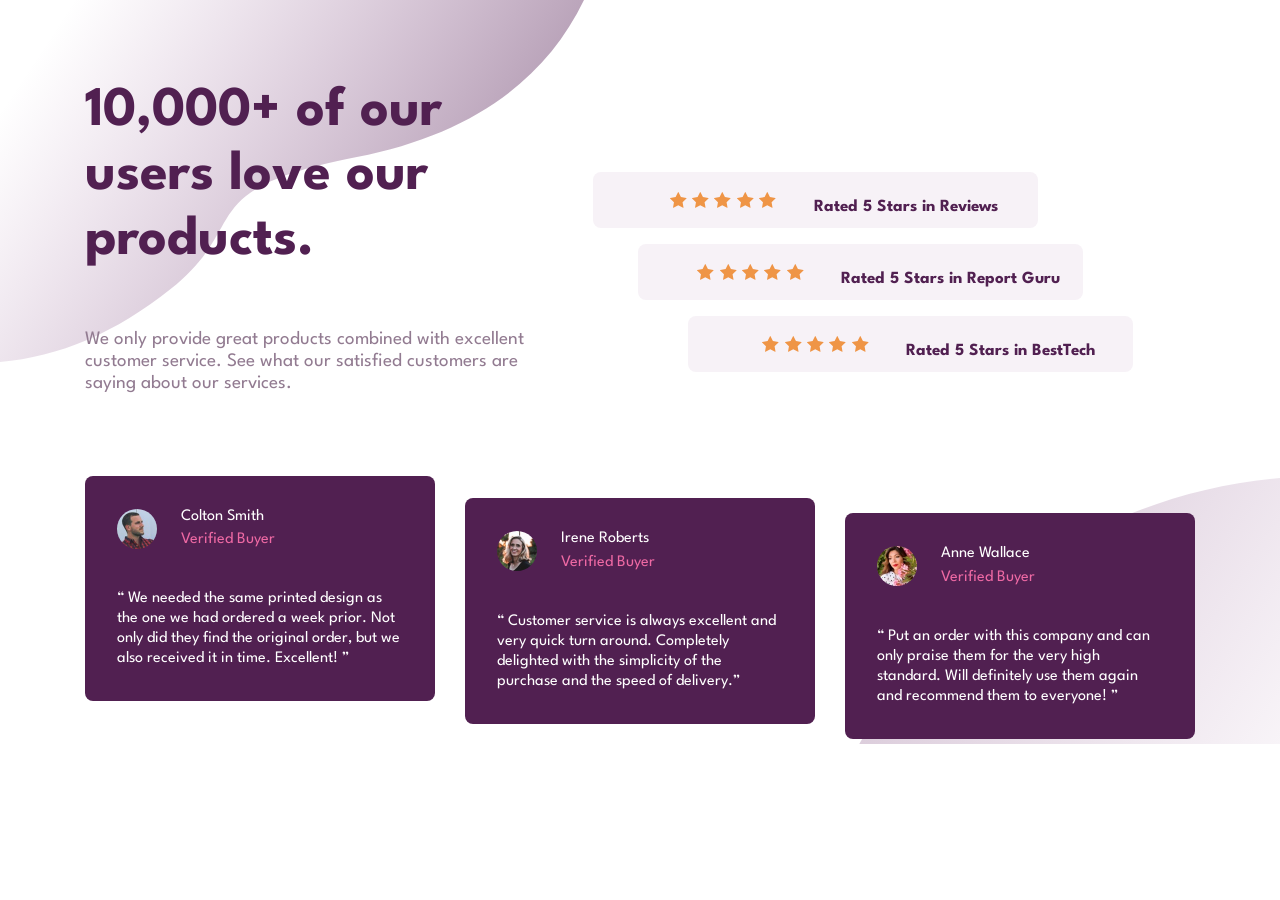
<file: docs/index.html>
<!DOCTYPE html><html lang="en"><head><meta charset="UTF-8"><link rel="icon" type="image/svg+xml" href="/vite.svg"><meta name="viewport" content="width=device-width,initial-scale=1"><link rel="preconnect" href="https://fonts.googleapis.com"><link rel="preconnect" href="https://fonts.gstatic.com" crossorigin><link href="https://fonts.googleapis.com/css2?family=League+Spartan:wght@400;500;700&display=swap" rel="stylesheet"><title>Práctica-flexbox2-responsive</title><link rel="stylesheet" href="./assets/index-6070491f.css"></head><body><header class="header"><div class="top-container"><div class="box"><h1 class="title">10,000+ of our users love our products.</h1><p class="text-introduction">We only provide great products combined with excellent customer service. See what our satisfied customers are saying about our services.</p></div><div class="valorations"><div class="stars first-star"><div class="images-stars"><img src="./assets/icon-star-a6346d87.svg" alt="star"> <img src="./assets/icon-star-a6346d87.svg" alt="star"> <img src="./assets/icon-star-a6346d87.svg" alt="star"> <img src="./assets/icon-star-a6346d87.svg" alt="star"> <img src="./assets/icon-star-a6346d87.svg" alt="star"></div><p class="text-valoration">Rated 5 Stars in Reviews</p></div><div class="stars second-star"><div class="images-stars"><img src="./assets/icon-star-a6346d87.svg" alt="star"> <img src="./assets/icon-star-a6346d87.svg" alt="star"> <img src="./assets/icon-star-a6346d87.svg" alt="star"> <img src="./assets/icon-star-a6346d87.svg" alt="star"> <img src="./assets/icon-star-a6346d87.svg" alt="star"></div><p class="text-valoration">Rated 5 Stars in Report Guru</p></div><div class="stars third-star"><div class="images-stars"><img src="./assets/icon-star-a6346d87.svg" alt="star"> <img src="./assets/icon-star-a6346d87.svg" alt="star"> <img src="./assets/icon-star-a6346d87.svg" alt="star"> <img src="./assets/icon-star-a6346d87.svg" alt="star"> <img src="./assets/icon-star-a6346d87.svg" alt="star"></div><p class="text-valoration">Rated 5 Stars in BestTech</p></div></div></div></header><main class="main"><div class="card-container"><div class="card card-colton"><div class="info-colton"><img class="image-profile" src="[data-uri]" alt="colton"><div class="profile-colton"><p class="name">Colton Smith</p><p class="verified-buyer">Verified Buyer</p></div></div><p class="text">“ We needed the same printed design as the one we had ordered a week prior. Not only did they find the original order, but we also received it in time. Excellent! ”</p></div><div class="card card-irene"><div class="info-colton"><img class="image-profile" src="[data-uri]" alt="irene"><div class="profile-colton"><p class="name">Irene Roberts</p><p class="verified-buyer">Verified Buyer</p></div></div><p class="text">“ Customer service is always excellent and very quick turn around. Completely delighted with the simplicity of the purchase and the speed of delivery.”</p></div><div class="card card-anne"><div class="info-colton"><img class="image-profile" src="[data-uri]" alt="anne"><div class="profile-colton"><p class="name">Anne Wallace</p><p class="verified-buyer">Verified Buyer</p></div></div><p class="text">“ Put an order with this company and can only praise them for the very high standard. Will definitely use them again and recommend them to everyone! ”</p></div></div></main></body></html>
</file>
<file: docs/assets/index-6070491f.css>
html{-webkit-text-size-adjust:100%;line-height:1.15}body{margin:0}main{display:block}h1{font-size:2em;margin:.67em 0}hr{box-sizing:content-box;height:0;overflow:visible}pre{font-family:monospace,monospace;font-size:1em}a{background-color:transparent}abbr[title]{border-bottom:none;text-decoration:underline;-webkit-text-decoration:underline dotted;text-decoration:underline dotted}b,strong{font-weight:bolder}code,kbd,samp{font-family:monospace,monospace;font-size:1em}small{font-size:80%}sub,sup{font-size:75%;line-height:0;position:relative;vertical-align:baseline}sub{bottom:-.25em}sup{top:-.5em}img{border-style:none}button,input,optgroup,select,textarea{font-family:inherit;font-size:100%;line-height:1.15;margin:0}button,input{overflow:visible}button,select{text-transform:none}[type=button],[type=reset],[type=submit],button{-webkit-appearance:button}[type=button]::-moz-focus-inner,[type=reset]::-moz-focus-inner,[type=submit]::-moz-focus-inner,button::-moz-focus-inner{border-style:none;padding:0}[type=button]:-moz-focusring,[type=reset]:-moz-focusring,[type=submit]:-moz-focusring,button:-moz-focusring{outline:1px dotted ButtonText}fieldset{padding:.35em .75em .625em}legend{box-sizing:border-box;color:inherit;display:table;max-width:100%;padding:0;white-space:normal}progress{vertical-align:baseline}textarea{overflow:auto}[type=checkbox],[type=radio]{box-sizing:border-box;padding:0}[type=number]::-webkit-inner-spin-button,[type=number]::-webkit-outer-spin-button{height:auto}[type=search]{-webkit-appearance:textfield;outline-offset:-2px}[type=search]::-webkit-search-decoration{-webkit-appearance:none}::-webkit-file-upload-button{-webkit-appearance:button;font:inherit}details{display:block}summary{display:list-item}[hidden],template{display:none}*,:after,:before{box-sizing:border-box}img{display:block;max-width:100%}ul{list-style:none;margin-bottom:0;margin-top:0;padding-left:0}a{color:inherit;text-decoration:none}body{font-family:League Spartan,sans-serif;margin:0 auto;max-width:1440px}.header{background-image:url(./bg-pattern-top-desktop-191fdb54.svg);background-position:0 0;background-repeat:no-repeat;height:750px;margin-left:auto;margin-right:auto;padding-top:80px}@media screen and (min-width:768px){.header{height:380px}}.top-container{align-items:center;display:flex;flex-direction:column;justify-content:space-between;margin-left:auto;margin-right:auto;width:327px}@media screen and (min-width:768px){.top-container{flex-direction:row;margin-left:auto;margin-right:auto;width:1110px}}.box{width:445px}.title{color:#512051;font-size:40px;font-weight:700;margin:0 auto 56px;text-align:center;width:327px}@media screen and (min-width:768px){.title{color:#512051;font-size:56px;font-weight:700;margin-top:0;text-align:left;width:445px}}.text-introduction{color:#927b91;font-size:19px;font-weight:400;margin-left:auto;margin-right:auto;text-align:center;width:327px}@media screen and (min-width:768px){.text-introduction{color:#927b91;font-size:19px;font-weight:400;height:75px;text-align:left;width:445px}}.valorations{align-items:center;display:flex;flex-direction:column;margin-left:auto;margin-right:auto;margin-top:40px;width:327px}@media screen and (min-width:768px){.valorations{align-items:flex-end;display:flex;flex-direction:column;width:540px}}.stars{align-items:center;background-color:#f7f2f7;border-radius:8px;display:flex;flex-direction:column;height:78px;justify-content:center;width:327px}@media screen and (min-width:768px){.stars{align-items:center;background-color:#f7f2f7;border-radius:8px;display:flex;flex-direction:row;height:56px;width:445px}}.first-star{margin-bottom:16px}@media screen and (min-width:768px){.first-star{left:-95px;position:relative}}.second-star{margin-bottom:16px}@media screen and (min-width:768px){.second-star{left:-50px;position:relative}}.images-stars{display:flex;justify-content:space-evenly;margin-left:32px;width:117px}.text-valoration{color:#512051;font-size:17px;font-weight:700;margin:16px 0 0}@media screen and (min-width:768px){.text-valoration{color:#512051;font-size:17px;font-weight:700;margin-left:32px}}.main{background-image:url(./bg-pattern-bottom-desktop-86d50d9f.svg);background-position:100% 100%;background-repeat:no-repeat;max-width:1440px}@media screen and (min-width:768px){.main{background-image:url(./bg-pattern-bottom-desktop-86d50d9f.svg);background-position:100% 0;background-repeat:no-repeat;max-width:1440px}}.card-container{align-items:center;display:flex;flex-direction:column;justify-content:space-between;margin-left:auto;margin-right:auto;width:327px}@media screen and (min-width:768px){.card-container{align-items:center;display:flex;flex-direction:row;height:266px;justify-content:space-between;margin-left:auto;margin-right:auto;margin-top:98px;width:1110px}}.card{background-color:#512051;border-radius:8px;padding:32px;width:350px}.card-colton{margin-bottom:15px}@media screen and (min-width:768px){.card-colton{position:relative;top:-15px}}.card-anne{margin-bottom:15px;margin-top:15px}@media screen and (min-width:768px){.card-anne{position:relative;top:15px}}.image-profile{border-radius:50px;width:40px}.info-colton{align-items:center;display:flex}.profile-colton{margin-left:24px}.name{color:#fff;margin-bottom:0;margin-top:0}.verified-buyer{color:#ee69a4;margin-bottom:0;margin-top:5px}.text{color:#fff;font-size:16px;line-height:20px;margin-bottom:0;margin-top:40px}
</file>
